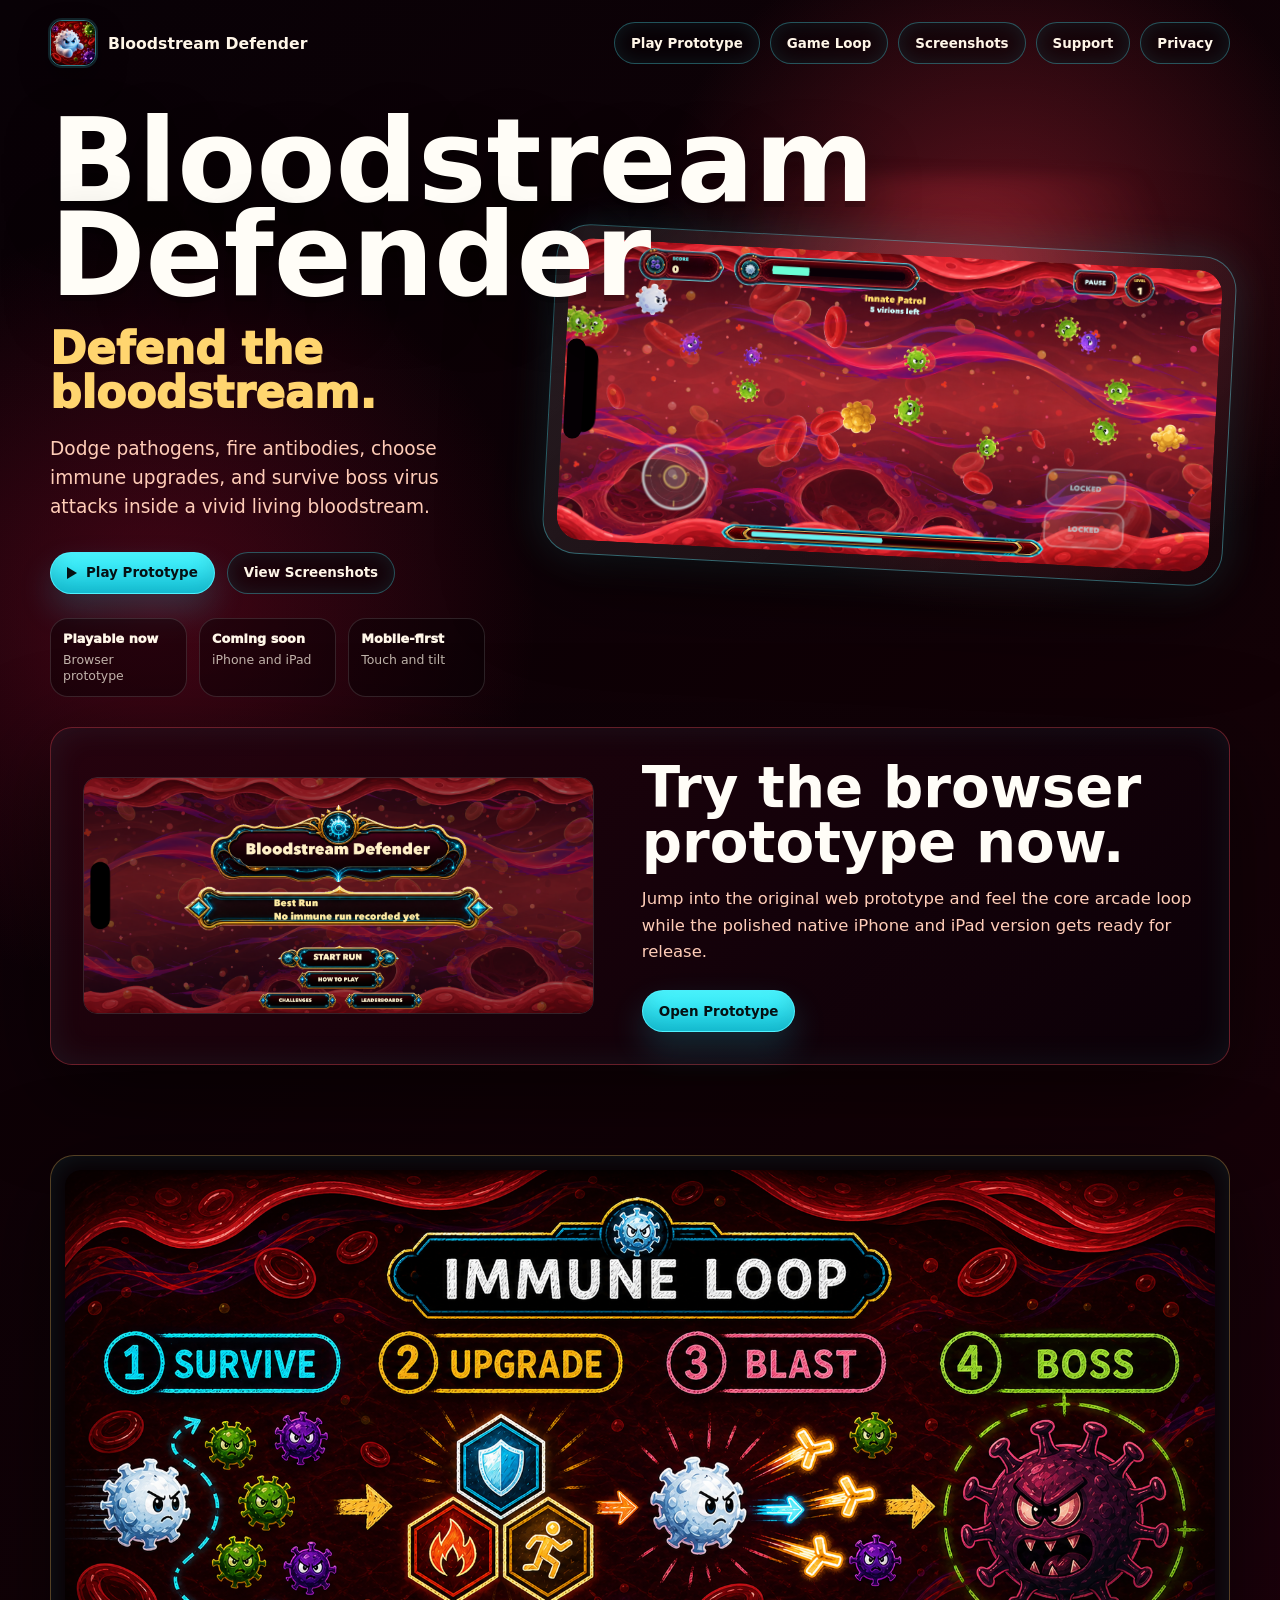
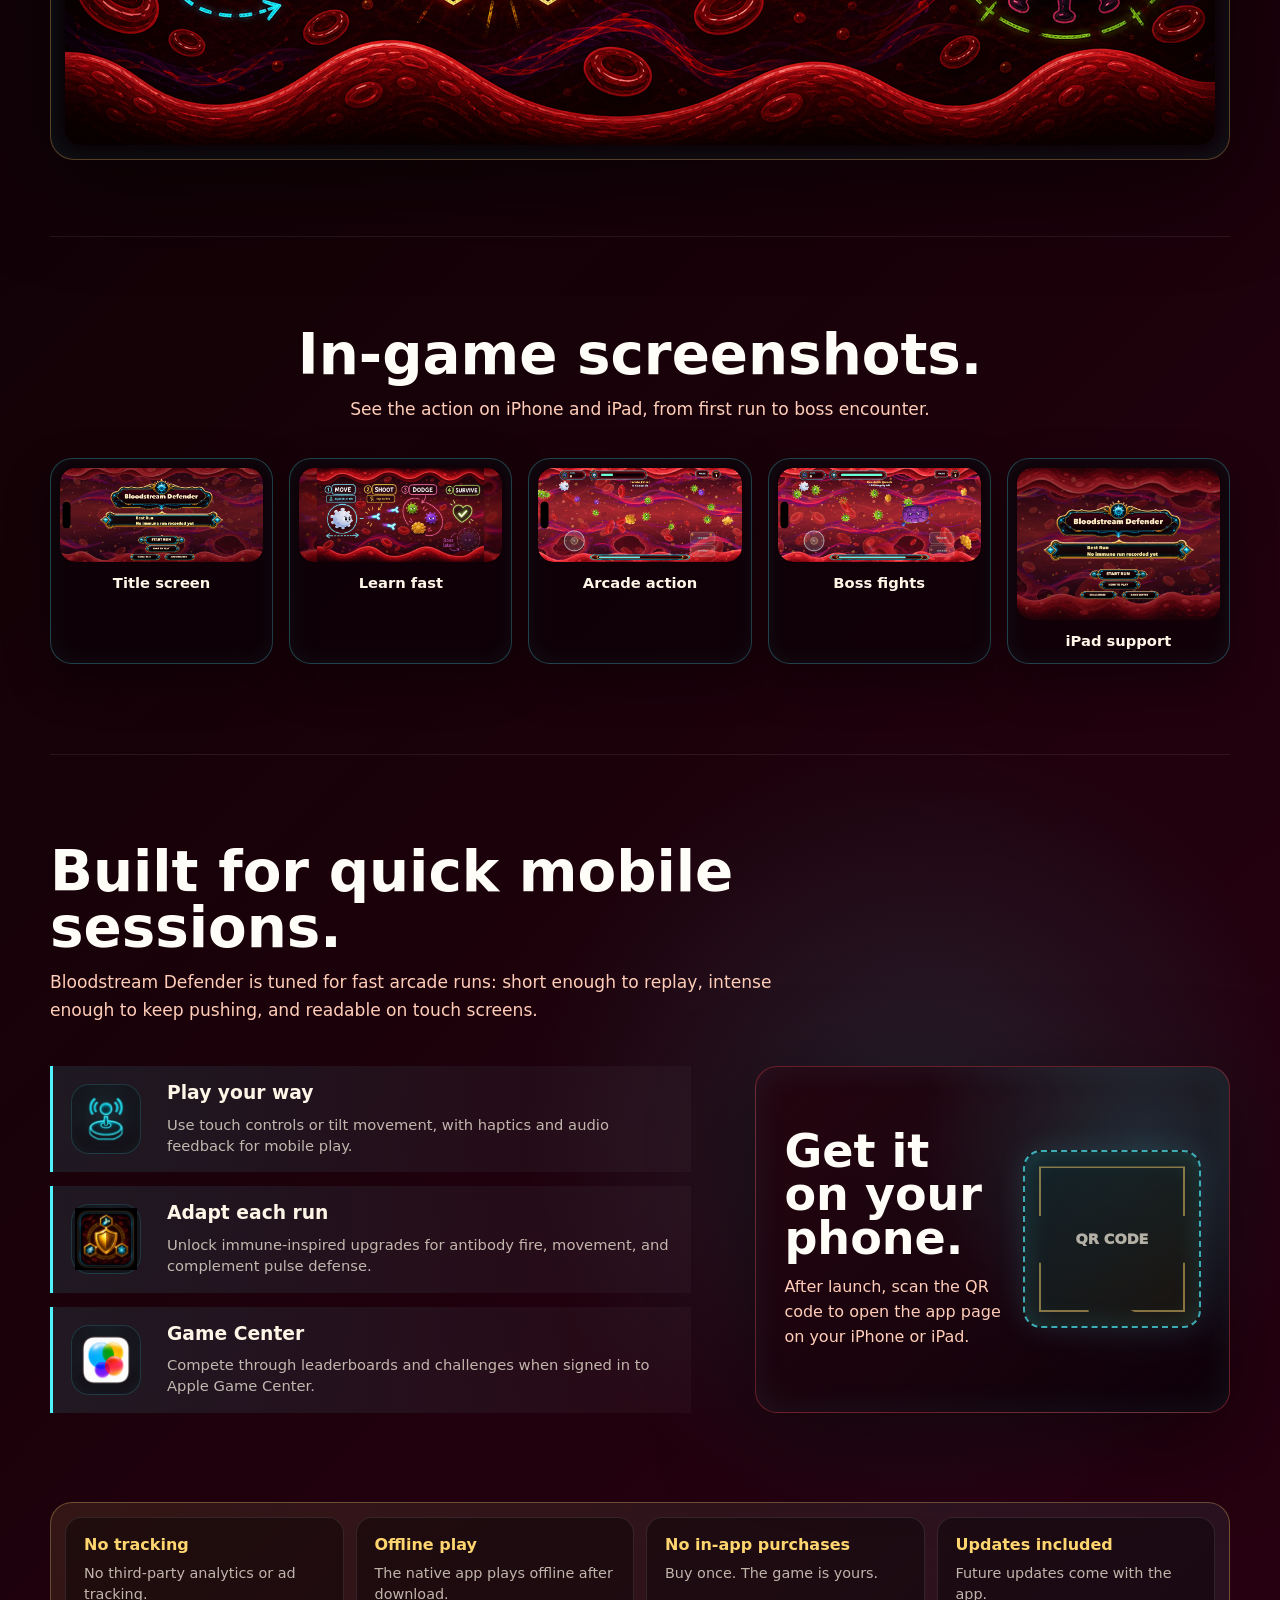
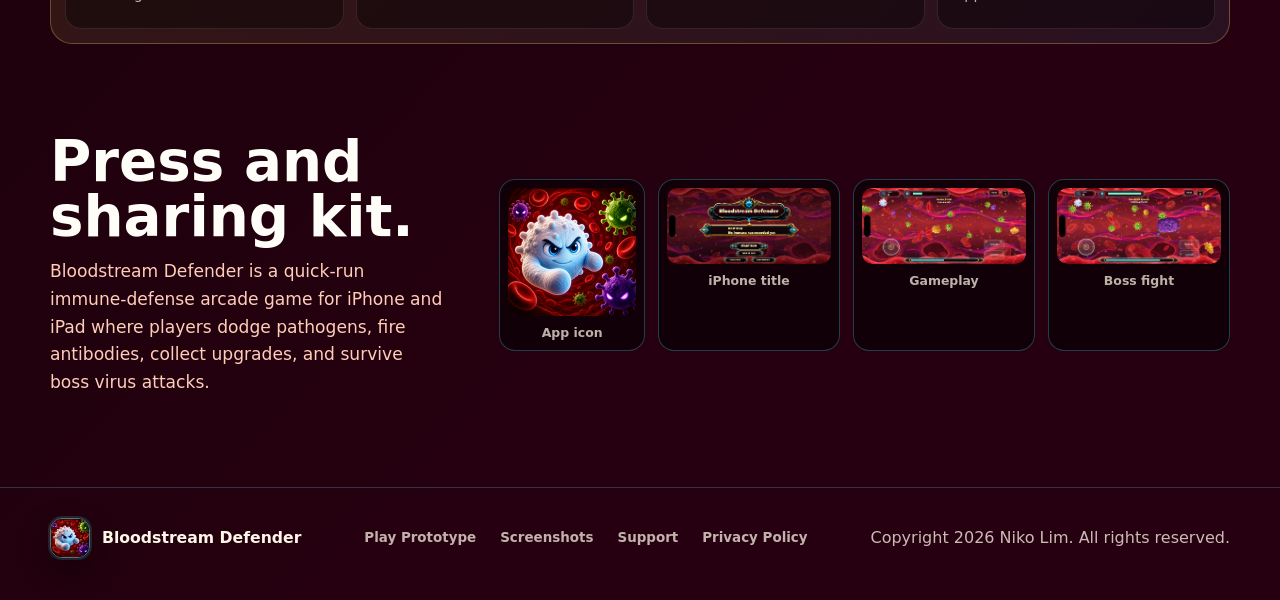
<file: index.html>
<!doctype html>
<html lang="en">
  <head>
    <meta charset="utf-8">
    <meta name="viewport" content="width=device-width, initial-scale=1">
    <meta name="description" content="Bloodstream Defender is a quick-run immune-defense arcade game for iPhone and iPad. Dodge pathogens, fire antibodies, unlock immune upgrades, and fight boss viruses with no tracking or in-app purchases.">
    <meta property="og:title" content="Bloodstream Defender">
    <meta property="og:description" content="A quick-run immune-defense arcade game for iPhone and iPad. Play the browser prototype now.">
    <meta property="og:type" content="website">
    <meta property="og:url" content="https://niko2756.github.io/bloodstream-defender-site/">
    <meta property="og:image" content="https://niko2756.github.io/bloodstream-defender-site/assets/iphone-gameplay.png">
    <meta name="twitter:card" content="summary_large_image">
    <meta name="twitter:title" content="Bloodstream Defender">
    <meta name="twitter:description" content="Defend the bloodstream in a quick-run immune-defense arcade game for iPhone and iPad.">
    <meta name="theme-color" content="#160208">
    <title>Bloodstream Defender</title>
    <link rel="icon" href="assets/app-icon.png?v=20260701">
    <link rel="apple-touch-icon" href="assets/app-icon.png?v=20260701">
    <link rel="stylesheet" href="styles.css">
  </head>
  <body>
    <header class="site-shell topbar">
      <a class="brand" href="./" aria-label="Bloodstream Defender home">
        <img src="assets/app-icon.png?v=20260701" alt="">
        <span>Bloodstream Defender</span>
      </a>
      <nav class="nav" aria-label="Main navigation">
        <a href="https://humble-marvel-dx2j.here.now/" target="_blank" rel="noopener">Play Prototype</a>
        <a href="#loop">Game Loop</a>
        <a href="#screenshots">Screenshots</a>
        <a href="support/">Support</a>
        <a href="privacy/">Privacy</a>
      </nav>
    </header>

    <main>
      <section class="site-shell hero">
        <div class="hero-copy">
          <h1>Bloodstream Defender</h1>
          <p class="hero-line">Defend the bloodstream.</p>
          <p>
            Dodge pathogens, fire antibodies, choose immune upgrades, and survive boss virus attacks inside a vivid living bloodstream.
          </p>
          <div class="hero-actions" aria-label="Primary links">
            <a class="button primary" href="https://humble-marvel-dx2j.here.now/" target="_blank" rel="noopener">
              <span class="button-icon" aria-hidden="true"></span>
              Play Prototype
            </a>
            <a class="button" href="#screenshots">View Screenshots</a>
          </div>
          <dl class="hero-facts" aria-label="Release status">
            <div>
              <dt>Playable now</dt>
              <dd>Browser prototype</dd>
            </div>
            <div>
              <dt>Coming soon</dt>
              <dd>iPhone and iPad</dd>
            </div>
            <div>
              <dt>Mobile-first</dt>
              <dd>Touch and tilt</dd>
            </div>
          </dl>
        </div>
        <div class="hero-media" aria-label="Bloodstream Defender gameplay screenshot">
          <div class="phone-frame">
            <a class="media-link" href="assets/iphone-gameplay.png" target="_blank" rel="noopener" aria-label="Open Bloodstream Defender gameplay screenshot full size">
              <img src="assets/iphone-gameplay.png" alt="Bloodstream Defender gameplay with a white blood cell firing antibodies at pathogens">
            </a>
          </div>
        </div>
      </section>

      <section class="site-shell prototype-band" aria-labelledby="prototypeTitle">
        <a class="media-link" href="assets/iphone-title.png" target="_blank" rel="noopener" aria-label="Open Bloodstream Defender title screen full size">
          <img src="assets/iphone-title.png" alt="Bloodstream Defender title screen">
        </a>
        <div>
          <h2 id="prototypeTitle">Try the browser prototype now.</h2>
          <p>
            Jump into the original web prototype and feel the core arcade loop while the polished native iPhone and iPad version gets ready for release.
          </p>
          <a class="button primary" href="https://humble-marvel-dx2j.here.now/" target="_blank" rel="noopener">Open Prototype</a>
        </div>
      </section>

      <section id="loop" class="site-shell section loop-section">
        <h2 class="sr-only">The immune-defense loop.</h2>
        <figure class="loop-art">
          <a class="media-link" href="assets/immune-defense-loop-kids.png" target="_blank" rel="noopener" aria-label="Open immune-defense loop art full size">
            <img src="assets/immune-defense-loop-kids.png" alt="The immune-defense loop: survive, upgrade, blast, and face the boss.">
          </a>
          <figcaption class="sr-only">Survive waves, choose upgrades, blast pathogens, and face boss viruses.</figcaption>
        </figure>
        <p class="sr-only">Gameplay loop: survive waves, choose upgrades, get stronger, and defeat boss viruses.</p>
      </section>

      <section id="screenshots" class="site-shell section screenshots-section">
        <div class="section-heading">
          <h2>In-game screenshots.</h2>
          <p>See the action on iPhone and iPad, from first run to boss encounter.</p>
        </div>
        <div class="shot-rail" aria-label="Bloodstream Defender screenshots">
          <figure class="shot">
            <a class="media-link" href="assets/iphone-title.png" target="_blank" rel="noopener" aria-label="Open Bloodstream Defender iPhone title screen full size">
              <img src="assets/iphone-title.png" alt="Bloodstream Defender iPhone title screen">
            </a>
            <figcaption>Title screen</figcaption>
          </figure>
          <figure class="shot">
            <a class="media-link" href="assets/iphone-how-to.png" target="_blank" rel="noopener" aria-label="Open How to play screenshot full size">
              <img src="assets/iphone-how-to.png" alt="How to play screen showing move, shoot, dodge, and survive instructions">
            </a>
            <figcaption>Learn fast</figcaption>
          </figure>
          <figure class="shot">
            <a class="media-link" href="assets/iphone-gameplay.png" target="_blank" rel="noopener" aria-label="Open Bloodstream Defender gameplay screenshot full size">
              <img src="assets/iphone-gameplay.png" alt="Gameplay screen with white blood cell, pathogens, and antibody projectiles">
            </a>
            <figcaption>Arcade action</figcaption>
          </figure>
          <figure class="shot">
            <a class="media-link" href="assets/iphone-boss.png" target="_blank" rel="noopener" aria-label="Open Bloodstream Defender boss fight screenshot full size">
              <img src="assets/iphone-boss.png" alt="Boss encounter gameplay screenshot">
            </a>
            <figcaption>Boss fights</figcaption>
          </figure>
          <figure class="shot shot--ipad">
            <a class="media-link" href="assets/ipad-title.png" target="_blank" rel="noopener" aria-label="Open Bloodstream Defender iPad title screen full size">
              <img src="assets/ipad-title.png" alt="Bloodstream Defender iPad title screen">
            </a>
            <figcaption>iPad support</figcaption>
          </figure>
        </div>
      </section>

      <section class="site-shell section mobile-section" aria-labelledby="mobileTitle">
        <div class="mobile-copy">
          <h2 id="mobileTitle">Built for quick mobile sessions.</h2>
          <p>
            Bloodstream Defender is tuned for fast arcade runs: short enough to replay, intense enough to keep pushing, and readable on touch screens.
          </p>
        </div>
        <div class="mobile-layout">
          <div class="feature-list">
            <article class="feature">
              <span class="feature-icon" aria-hidden="true">
                <img src="assets/feature-icon-play.png" alt="" width="104" height="104" loading="lazy">
              </span>
              <div class="feature-copy">
                <h3>Play your way</h3>
                <p>Use touch controls or tilt movement, with haptics and audio feedback for mobile play.</p>
              </div>
            </article>
            <article class="feature">
              <span class="feature-icon" aria-hidden="true">
                <img src="assets/feature-icon-adapt.png" alt="" width="104" height="104" loading="lazy">
              </span>
              <div class="feature-copy">
                <h3>Adapt each run</h3>
                <p>Unlock immune-inspired upgrades for antibody fire, movement, and complement pulse defense.</p>
              </div>
            </article>
            <article class="feature">
              <span class="feature-icon" aria-hidden="true">
                <img src="assets/feature-icon-gamecenter.png" alt="" width="104" height="104" loading="lazy">
              </span>
              <div class="feature-copy">
                <h3>Game Center</h3>
                <p>Compete through leaderboards and challenges when signed in to Apple Game Center.</p>
              </div>
            </article>
          </div>
          <aside class="qr-panel" aria-labelledby="qrTitle">
            <div>
              <h3 id="qrTitle">Get it on your phone.</h3>
              <p>After launch, scan the QR code to open the app page on your iPhone or iPad.</p>
            </div>
            <div class="qr-placeholder" aria-label="QR code placeholder">
              <span>QR code</span>
            </div>
          </aside>
        </div>
      </section>

      <section class="site-shell trust-strip" aria-label="App trust and ownership details">
        <div>
          <strong>No tracking</strong>
          <span>No third-party analytics or ad tracking.</span>
        </div>
        <div>
          <strong>Offline play</strong>
          <span>The native app plays offline after download.</span>
        </div>
        <div>
          <strong>No in-app purchases</strong>
          <span>Buy once. The game is yours.</span>
        </div>
        <div>
          <strong>Updates included</strong>
          <span>Future updates come with the app.</span>
        </div>
      </section>

      <section class="site-shell section press-section">
        <div class="press-copy">
          <h2>Press and sharing kit.</h2>
          <p>
            Bloodstream Defender is a quick-run immune-defense arcade game for iPhone and iPad where players dodge pathogens, fire antibodies, collect upgrades, and survive boss virus attacks.
          </p>
        </div>
        <div class="asset-strip" aria-label="Available marketing assets">
          <figure>
            <a class="media-link" href="assets/app-icon.png?v=20260701" target="_blank" rel="noopener" aria-label="Open Bloodstream Defender app icon full size">
              <img src="assets/app-icon.png?v=20260701" alt="Bloodstream Defender app icon">
            </a>
            <figcaption>App icon</figcaption>
          </figure>
          <figure>
            <a class="media-link" href="assets/iphone-title.png" target="_blank" rel="noopener" aria-label="Open Bloodstream Defender title screenshot full size">
              <img src="assets/iphone-title.png" alt="Bloodstream Defender title screenshot">
            </a>
            <figcaption>iPhone title</figcaption>
          </figure>
          <figure>
            <a class="media-link" href="assets/iphone-gameplay.png" target="_blank" rel="noopener" aria-label="Open Bloodstream Defender gameplay screenshot full size">
              <img src="assets/iphone-gameplay.png" alt="Bloodstream Defender gameplay screenshot">
            </a>
            <figcaption>Gameplay</figcaption>
          </figure>
          <figure>
            <a class="media-link" href="assets/iphone-boss.png" target="_blank" rel="noopener" aria-label="Open Bloodstream Defender boss fight screenshot full size">
              <img src="assets/iphone-boss.png" alt="Bloodstream Defender boss fight screenshot">
            </a>
            <figcaption>Boss fight</figcaption>
          </figure>
        </div>
      </section>
    </main>

    <footer class="footer">
      <div class="site-shell">
        <a class="brand brand--footer" href="./" aria-label="Bloodstream Defender home">
          <img src="assets/app-icon.png?v=20260701" alt="">
          <span>Bloodstream Defender</span>
        </a>
        <nav class="footer-nav" aria-label="Footer navigation">
          <a href="https://humble-marvel-dx2j.here.now/" target="_blank" rel="noopener">Play Prototype</a>
          <a href="#screenshots">Screenshots</a>
          <a href="support/">Support</a>
          <a href="privacy/">Privacy Policy</a>
        </nav>
        <span>Copyright 2026 Niko Lim. All rights reserved.</span>
      </div>
    </footer>
  </body>
</html>
</file>
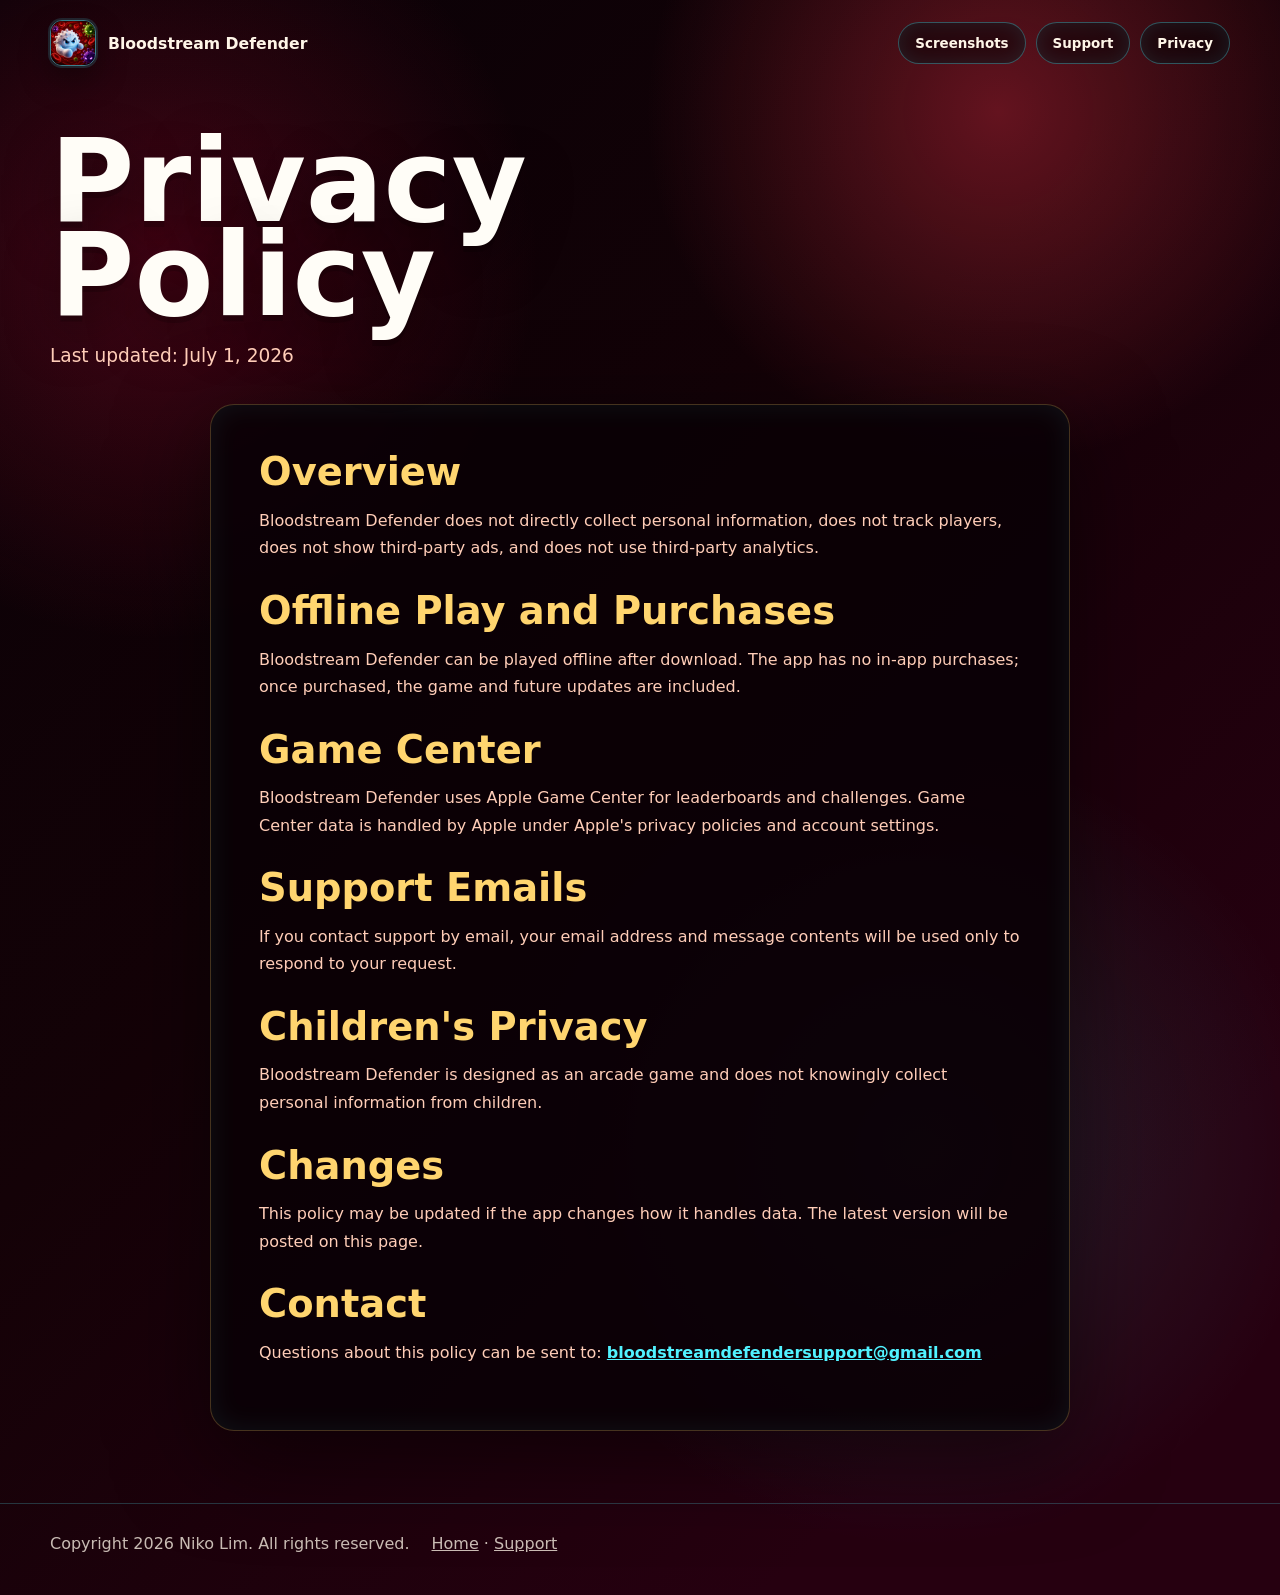
<file: privacy/index.html>
<!doctype html>
<html lang="en">
  <head>
    <meta charset="utf-8">
    <meta name="viewport" content="width=device-width, initial-scale=1">
    <meta name="description" content="Privacy policy for Bloodstream Defender.">
    <title>Privacy Policy | Bloodstream Defender</title>
    <link rel="icon" href="../assets/app-icon.png?v=20260701">
    <link rel="stylesheet" href="../styles.css">
  </head>
  <body>
    <header class="site-shell topbar">
      <a class="brand" href="../" aria-label="Bloodstream Defender home">
        <img src="../assets/app-icon.png?v=20260701" alt="">
        <span>Bloodstream Defender</span>
      </a>
      <nav class="nav" aria-label="Main navigation">
        <a href="../#screenshots">Screenshots</a>
        <a href="../support/">Support</a>
        <a href="./">Privacy</a>
      </nav>
    </header>

    <main class="site-shell page-hero">
      <h1>Privacy Policy</h1>
      <p>Last updated: July 1, 2026</p>
    </main>

    <section class="content-card">
      <h2>Overview</h2>
      <p>
        Bloodstream Defender does not directly collect personal information, does not track players, does not show third-party ads, and does not use third-party analytics.
      </p>

      <h2>Offline Play and Purchases</h2>
      <p>
        Bloodstream Defender can be played offline after download. The app has no in-app purchases; once purchased, the game and future updates are included.
      </p>

      <h2>Game Center</h2>
      <p>
        Bloodstream Defender uses Apple Game Center for leaderboards and challenges. Game Center data is handled by Apple under Apple's privacy policies and account settings.
      </p>

      <h2>Support Emails</h2>
      <p>
        If you contact support by email, your email address and message contents will be used only to respond to your request.
      </p>

      <h2>Children's Privacy</h2>
      <p>
        Bloodstream Defender is designed as an arcade game and does not knowingly collect personal information from children.
      </p>

      <h2>Changes</h2>
      <p>
        This policy may be updated if the app changes how it handles data. The latest version will be posted on this page.
      </p>

      <h2>Contact</h2>
      <p>
        Questions about this policy can be sent to:
        <strong><a href="mailto:bloodstreamdefendersupport@gmail.com">bloodstreamdefendersupport@gmail.com</a></strong>
      </p>
    </section>

    <footer class="footer">
      <div class="site-shell">
        <span>Copyright 2026 Niko Lim. All rights reserved.</span>
        <span><a href="../">Home</a> · <a href="../support/">Support</a></span>
      </div>
    </footer>
  </body>
</html>
</file>
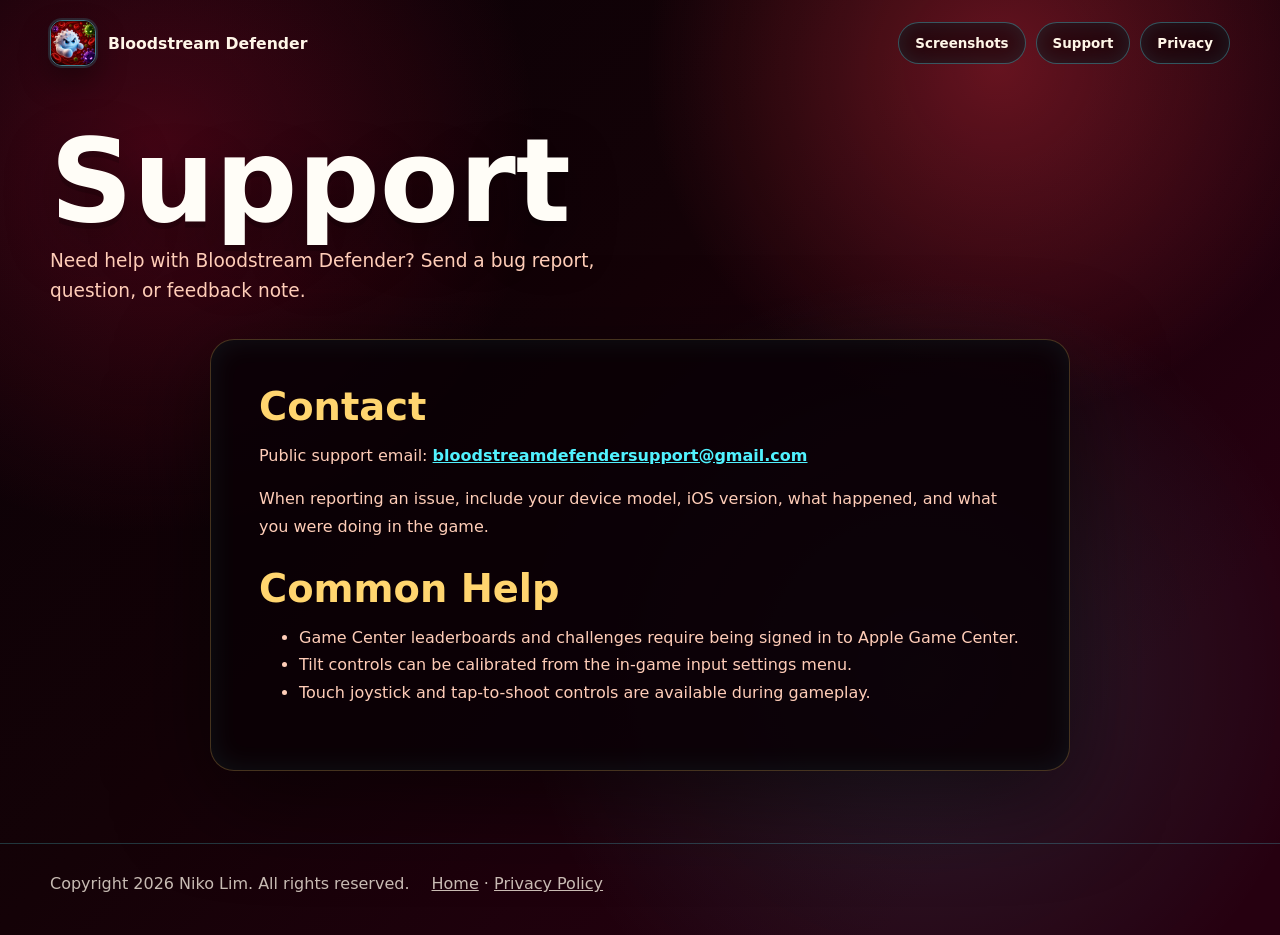
<file: support/index.html>
<!doctype html>
<html lang="en">
  <head>
    <meta charset="utf-8">
    <meta name="viewport" content="width=device-width, initial-scale=1">
    <meta name="description" content="Support page for Bloodstream Defender.">
    <title>Support | Bloodstream Defender</title>
    <link rel="icon" href="../assets/app-icon.png?v=20260701">
    <link rel="stylesheet" href="../styles.css">
  </head>
  <body>
    <header class="site-shell topbar">
      <a class="brand" href="../" aria-label="Bloodstream Defender home">
        <img src="../assets/app-icon.png?v=20260701" alt="">
        <span>Bloodstream Defender</span>
      </a>
      <nav class="nav" aria-label="Main navigation">
        <a href="../#screenshots">Screenshots</a>
        <a href="./">Support</a>
        <a href="../privacy/">Privacy</a>
      </nav>
    </header>

    <main class="site-shell page-hero">
      <h1>Support</h1>
      <p>Need help with Bloodstream Defender? Send a bug report, question, or feedback note.</p>
    </main>

    <section class="content-card">
      <h2>Contact</h2>
      <p>
        Public support email:
        <strong><a href="mailto:bloodstreamdefendersupport@gmail.com">bloodstreamdefendersupport@gmail.com</a></strong>
      </p>
      <p>
        When reporting an issue, include your device model, iOS version, what happened, and what you were doing in the game.
      </p>

      <h2>Common Help</h2>
      <ul>
        <li>Game Center leaderboards and challenges require being signed in to Apple Game Center.</li>
        <li>Tilt controls can be calibrated from the in-game input settings menu.</li>
        <li>Touch joystick and tap-to-shoot controls are available during gameplay.</li>
      </ul>
    </section>

    <footer class="footer">
      <div class="site-shell">
        <span>Copyright 2026 Niko Lim. All rights reserved.</span>
        <span><a href="../">Home</a> · <a href="../privacy/">Privacy Policy</a></span>
      </div>
    </footer>
  </body>
</html>
</file>
<file: styles.css>
:root {
  color-scheme: dark;
  --ink: #fff6e8;
  --muted: #ffcdb8;
  --muted-2: rgba(255, 246, 232, 0.72);
  --cyan: #51f2ff;
  --cyan-strong: #13d7ef;
  --cyan-soft: rgba(81, 242, 255, 0.16);
  --gold: #ffd56f;
  --gold-soft: rgba(255, 213, 111, 0.16);
  --red-950: #080106;
  --red-900: #140207;
  --red-850: #21040c;
  --red-800: #340713;
  --red-700: #5d1024;
  --panel: rgba(18, 2, 9, 0.72);
  --panel-strong: rgba(10, 1, 6, 0.9);
  --line: rgba(81, 242, 255, 0.34);
  --line-red: rgba(255, 86, 100, 0.34);
  --shadow: 0 26px 92px rgba(0, 0, 0, 0.52);
  --radius: 22px;
}

* {
  box-sizing: border-box;
}

html {
  min-height: 100%;
  scroll-behavior: smooth;
  background: var(--red-950);
  color: var(--ink);
  font-family: Inter, ui-rounded, "SF Pro Rounded", "Trebuchet MS", system-ui, -apple-system, BlinkMacSystemFont, sans-serif;
}

body {
  min-height: 100%;
  margin: 0;
  overflow-x: hidden;
  background:
    radial-gradient(circle at 78% 7%, rgba(255, 53, 76, 0.34), transparent 22rem),
    radial-gradient(circle at 12% 16%, rgba(194, 15, 56, 0.3), transparent 24rem),
    radial-gradient(circle at 72% 72%, rgba(81, 242, 255, 0.13), transparent 25rem),
    linear-gradient(135deg, var(--red-950), var(--red-900) 42%, #260010 82%);
}

body::before {
  position: fixed;
  inset: -14vh -10vw;
  z-index: -2;
  content: "";
  background-image:
    radial-gradient(ellipse at center, rgba(255, 91, 62, 0.24) 0 22%, transparent 23%),
    radial-gradient(ellipse at center, rgba(255, 179, 75, 0.14) 0 18%, transparent 19%);
  background-position: 20px 30px, 108px 82px;
  background-size: 210px 96px, 96px 96px;
  opacity: 0.22;
  transform: rotate(-10deg) scale(1.08);
}

body::after {
  position: fixed;
  inset: 0;
  z-index: -1;
  content: "";
  background:
    linear-gradient(90deg, rgba(255, 45, 79, 0.32), transparent 16%, transparent 84%, rgba(255, 45, 79, 0.28)),
    linear-gradient(180deg, rgba(255, 64, 82, 0.28), transparent 22%, transparent 78%, rgba(255, 64, 82, 0.24)),
    radial-gradient(circle at 50% 0%, rgba(255, 255, 255, 0.06), transparent 28rem);
  pointer-events: none;
}

a {
  color: inherit;
}

img {
  max-width: 100%;
}

.media-link {
  position: relative;
  display: block;
  overflow: hidden;
  border-radius: inherit;
  color: var(--cyan);
  text-decoration: none;
  outline-offset: 5px;
}

.media-link img {
  transition:
    filter 180ms ease,
    transform 180ms ease;
}

.media-link::before {
  position: absolute;
  inset: 0;
  z-index: 1;
  content: "";
  background:
    linear-gradient(135deg, rgba(81, 242, 255, 0.18), transparent 48%),
    radial-gradient(circle at 85% 18%, rgba(255, 213, 111, 0.18), transparent 8rem);
  opacity: 0;
  pointer-events: none;
  transition: opacity 180ms ease;
}

.media-link::after {
  position: absolute;
  top: 10px;
  right: 10px;
  z-index: 2;
  width: 30px;
  height: 30px;
  content: "";
  border: 1px solid rgba(81, 242, 255, 0.72);
  border-radius: 50%;
  background:
    radial-gradient(circle at 12px 12px, transparent 0 6px, currentColor 6px 8px, transparent 8px),
    linear-gradient(45deg, transparent 0 57%, currentColor 57% 64%, transparent 64%),
    rgba(6, 0, 6, 0.72);
  box-shadow: 0 0 18px rgba(81, 242, 255, 0.28);
  opacity: 0;
  pointer-events: none;
  transform: translateY(-4px);
  transition:
    opacity 180ms ease,
    transform 180ms ease;
}

.media-link:hover img,
.media-link:focus-visible img {
  filter: saturate(1.08) brightness(1.05);
  transform: scale(1.025);
}

.media-link:hover::before,
.media-link:hover::after,
.media-link:focus-visible::before,
.media-link:focus-visible::after {
  opacity: 1;
  transform: none;
}

.media-link:focus-visible {
  outline: 2px solid var(--cyan);
}

.sr-only {
  position: absolute !important;
  width: 1px !important;
  height: 1px !important;
  padding: 0 !important;
  overflow: hidden !important;
  clip: rect(0, 0, 0, 0) !important;
  white-space: nowrap !important;
  border: 0 !important;
}

.site-shell {
  width: min(1180px, calc(100% - 40px));
  margin: 0 auto;
}

.topbar {
  display: flex;
  align-items: center;
  justify-content: space-between;
  gap: 26px;
  padding: 20px 0 10px;
}

.brand {
  display: inline-flex;
  align-items: center;
  gap: 12px;
  color: var(--ink);
  font-size: 0.98rem;
  font-weight: 900;
  text-decoration: none;
  white-space: nowrap;
}

.brand img {
  width: 46px;
  height: 46px;
  border: 1px solid rgba(81, 242, 255, 0.52);
  border-radius: 12px;
  box-shadow: 0 0 0 2px rgba(81, 242, 255, 0.14), 0 14px 30px rgba(0, 0, 0, 0.38);
}

.brand--footer img {
  width: 40px;
  height: 40px;
}

.nav,
.footer-nav {
  display: flex;
  align-items: center;
  flex-wrap: wrap;
  gap: 10px;
}

.nav a,
.footer-nav a,
.button {
  display: inline-flex;
  align-items: center;
  justify-content: center;
  min-height: 42px;
  border: 1px solid var(--line);
  border-radius: 999px;
  background: rgba(8, 0, 6, 0.54);
  color: var(--ink);
  box-shadow: inset 0 0 20px rgba(81, 242, 255, 0.1);
  font-size: 0.84rem;
  font-weight: 850;
  letter-spacing: 0;
  padding: 10px 16px;
  text-decoration: none;
  transition:
    border-color 180ms ease,
    box-shadow 180ms ease,
    transform 180ms ease,
    background 180ms ease;
}

.nav a:hover,
.footer-nav a:hover,
.button:hover {
  border-color: rgba(81, 242, 255, 0.72);
  box-shadow: inset 0 0 22px rgba(81, 242, 255, 0.16), 0 0 26px rgba(81, 242, 255, 0.12);
  transform: translateY(-1px);
}

.button.primary {
  border-color: rgba(81, 242, 255, 0.88);
  background: linear-gradient(180deg, #4af6ff, #18cfe5);
  color: #061013;
  box-shadow: 0 16px 34px rgba(28, 222, 239, 0.2), inset 0 -10px 22px rgba(0, 67, 80, 0.18);
}

.button-icon {
  width: 0;
  height: 0;
  margin-right: 9px;
  border-top: 6px solid transparent;
  border-bottom: 6px solid transparent;
  border-left: 10px solid currentColor;
}

.hero {
  display: grid;
  grid-template-columns: minmax(0, 0.78fr) minmax(440px, 1.22fr);
  align-items: center;
  gap: clamp(30px, 5vw, 68px);
  min-height: auto;
  padding: 38px 0 30px;
}

.hero-copy {
  position: relative;
  z-index: 1;
}

.hero h1,
.page-hero h1 {
  max-width: 820px;
  margin: 0;
  color: #fffdf7;
  font-size: clamp(4rem, 9vw, 8.7rem);
  line-height: 0.82;
  letter-spacing: 0;
  text-shadow: 0 6px 0 rgba(0, 0, 0, 0.16), 0 20px 54px rgba(0, 0, 0, 0.42);
}

.hero-line {
  margin: 24px 0 0;
  color: var(--gold);
  font-size: clamp(1.55rem, 3.4vw, 3rem);
  font-weight: 950;
  line-height: 1.02;
}

.hero p:not(.hero-line),
.page-hero p {
  max-width: 620px;
  margin: 18px 0 0;
  color: var(--muted);
  font-size: clamp(1.03rem, 1.45vw, 1.22rem);
  line-height: 1.58;
}

.hero-actions {
  display: flex;
  flex-wrap: wrap;
  gap: 12px;
  margin-top: 30px;
}

.hero-facts {
  display: grid;
  grid-template-columns: repeat(3, minmax(0, 1fr));
  gap: 12px;
  max-width: 680px;
  margin: 24px 0 0;
}

.hero-facts div {
  min-height: 68px;
  border: 1px solid rgba(255, 255, 255, 0.13);
  border-radius: 18px;
  background: rgba(4, 0, 4, 0.42);
  padding: 12px;
}

.hero-facts dt {
  color: var(--ink);
  font-size: 0.8rem;
  font-weight: 950;
}

.hero-facts dd {
  margin: 6px 0 0;
  color: var(--muted-2);
  font-size: 0.78rem;
  line-height: 1.28;
}

.hero-media {
  position: relative;
  min-width: 0;
}

.hero-media::before {
  position: absolute;
  inset: -20% -8% auto 10%;
  height: 70%;
  content: "";
  border-radius: 999px;
  background: radial-gradient(circle, rgba(255, 63, 77, 0.32), transparent 64%);
  filter: blur(8px);
}

.phone-frame {
  position: relative;
  overflow: hidden;
  border: 1px solid rgba(81, 242, 255, 0.36);
  border-radius: 34px;
  background: linear-gradient(135deg, rgba(255, 255, 255, 0.11), rgba(255, 255, 255, 0.02));
  box-shadow: var(--shadow), 0 0 42px rgba(81, 242, 255, 0.16);
  padding: 13px;
  transform: rotate(3deg);
}

.phone-frame::before {
  position: absolute;
  top: 50%;
  left: 15px;
  z-index: 2;
  width: 18px;
  height: 100px;
  content: "";
  border-radius: 999px;
  background: #050004;
  pointer-events: none;
  transform: translateY(-50%);
}

.phone-frame img {
  position: relative;
  z-index: 1;
  display: block;
  width: 100%;
  border-radius: 24px;
}

.phone-frame .media-link {
  border-radius: 24px;
}

.prototype-band,
.phone-band {
  display: grid;
  align-items: center;
  gap: clamp(22px, 4vw, 48px);
  border: 1px solid var(--line-red);
  border-radius: var(--radius);
  background: linear-gradient(135deg, rgba(37, 3, 14, 0.86), rgba(10, 1, 8, 0.84));
  box-shadow: var(--shadow), inset 0 0 34px rgba(81, 242, 255, 0.08);
  padding: clamp(18px, 3vw, 32px);
}

.prototype-band {
  grid-template-columns: minmax(280px, 0.92fr) minmax(260px, 1fr);
}

.prototype-band img {
  display: block;
  width: 100%;
  border: 1px solid rgba(255, 255, 255, 0.13);
  border-radius: 14px;
}

.prototype-band .media-link {
  border-radius: 14px;
}

.prototype-band h2,
.phone-band h2,
.section h2,
.content-card h2 {
  margin: 0;
  color: #fffdf7;
  font-size: clamp(2rem, 4.4vw, 3.9rem);
  line-height: 0.98;
  letter-spacing: 0;
}

.prototype-band p,
.phone-band p {
  max-width: 640px;
  margin: 16px 0 24px;
  color: var(--muted);
  font-size: 1.03rem;
  line-height: 1.62;
}

.section {
  padding: clamp(54px, 7vw, 92px) 0;
}

.section-heading {
  max-width: 780px;
  margin: 0 auto 34px;
  text-align: center;
}

.section-heading p,
.mobile-copy p,
.press-copy p {
  margin: 14px 0 0;
  color: var(--muted);
  font-size: 1.07rem;
  line-height: 1.62;
}

.loop-section {
  padding-bottom: clamp(46px, 6vw, 78px);
}

.loop-art {
  overflow: hidden;
  margin: 0;
  border: 1px solid rgba(255, 213, 111, 0.3);
  border-radius: 24px;
  background: rgba(7, 0, 5, 0.62);
  box-shadow: var(--shadow), inset 0 0 28px rgba(81, 242, 255, 0.1);
  padding: clamp(8px, 1.6vw, 14px);
}

.loop-art img {
  display: block;
  width: 100%;
  border-radius: 16px;
}

.loop-art .media-link {
  border-radius: 16px;
}

.feature h3,
.asset-strip figcaption,
.shot figcaption {
  margin: 0;
  color: var(--ink);
  font-weight: 900;
  line-height: 1.15;
}

.feature p {
  margin: 10px 0 0;
  color: var(--muted-2);
  font-size: 0.92rem;
  line-height: 1.45;
}

.screenshots-section {
  border-top: 1px solid rgba(255, 255, 255, 0.08);
  border-bottom: 1px solid rgba(255, 255, 255, 0.08);
}

.shot-rail {
  display: grid;
  grid-template-columns: repeat(5, minmax(190px, 1fr));
  gap: 16px;
  align-items: stretch;
}

.shot {
  overflow: hidden;
  margin: 0;
  border: 1px solid rgba(81, 242, 255, 0.27);
  border-radius: var(--radius);
  background: rgba(11, 1, 7, 0.62);
  box-shadow: 0 18px 46px rgba(0, 0, 0, 0.32), inset 0 0 22px rgba(81, 242, 255, 0.06);
  padding: 9px;
}

.shot img {
  display: block;
  width: 100%;
  aspect-ratio: 2778 / 1284;
  object-fit: cover;
  border-radius: 15px;
}

.shot--ipad img {
  aspect-ratio: 4 / 3;
}

.shot .media-link {
  border-radius: 15px;
}

.shot figcaption {
  padding: 13px 5px 4px;
  font-size: 0.92rem;
  text-align: center;
}

.mobile-section {
  display: grid;
  gap: clamp(26px, 4vw, 42px);
}

.mobile-copy {
  max-width: 780px;
}

.mobile-layout {
  display: grid;
  grid-template-columns: minmax(0, 1fr) minmax(310px, 0.74fr);
  gap: clamp(28px, 5vw, 64px);
  align-items: stretch;
}

.feature-list {
  display: grid;
  gap: 14px;
}

.feature {
  display: grid;
  grid-template-columns: 78px minmax(0, 1fr);
  gap: 18px;
  align-items: center;
  border-left: 3px solid var(--cyan);
  background: linear-gradient(90deg, rgba(81, 242, 255, 0.1), rgba(255, 255, 255, 0.03));
  padding: 16px 22px 16px 18px;
}

.feature-icon {
  display: grid;
  width: 70px;
  aspect-ratio: 1;
  place-items: center;
  border: 1px solid rgba(81, 242, 255, 0.18);
  border-radius: 18px;
  background:
    radial-gradient(circle at 50% 42%, rgba(81, 242, 255, 0.12), transparent 70%),
    rgba(3, 0, 4, 0.38);
  box-shadow: inset 0 0 18px rgba(81, 242, 255, 0.07);
}

.feature-icon img {
  display: block;
  width: 62px;
  height: 62px;
  object-fit: contain;
}

.qr-panel {
  display: grid;
  grid-template-columns: minmax(0, 1fr) 178px;
  gap: 22px;
  align-items: center;
  min-height: 246px;
  border: 1px solid var(--line-red);
  border-radius: var(--radius);
  background:
    radial-gradient(circle at 82% 22%, rgba(81, 242, 255, 0.16), transparent 14rem),
    linear-gradient(135deg, rgba(37, 3, 14, 0.9), rgba(10, 1, 8, 0.84));
  box-shadow: var(--shadow), inset 0 0 34px rgba(81, 242, 255, 0.08);
  padding: clamp(20px, 3vw, 28px);
}

.qr-panel h3 {
  margin: 0;
  color: #fffdf7;
  font-size: clamp(2rem, 3.6vw, 3.2rem);
  line-height: 0.95;
}

.qr-panel p {
  max-width: 420px;
  margin: 14px 0 0;
  color: var(--muted);
  font-size: 1rem;
  line-height: 1.55;
}

.qr-placeholder {
  position: relative;
  display: grid;
  width: 178px;
  aspect-ratio: 1;
  place-items: center;
  border: 2px dashed rgba(81, 242, 255, 0.68);
  border-radius: 18px;
  background:
    linear-gradient(135deg, rgba(81, 242, 255, 0.12), rgba(255, 213, 111, 0.08)),
    rgba(4, 0, 4, 0.72);
  box-shadow:
    inset 0 0 28px rgba(81, 242, 255, 0.14),
    0 0 30px rgba(81, 242, 255, 0.12);
}

.qr-placeholder::before,
.qr-placeholder::after {
  position: absolute;
  inset: 14px;
  content: "";
  border: 2px solid rgba(255, 213, 111, 0.48);
  pointer-events: none;
}

.qr-placeholder::before {
  clip-path: polygon(0 0, 34% 0, 34% 6px, 6px 6px, 6px 34%, 0 34%, 0 0, 66% 0, 100% 0, 100% 34%, calc(100% - 6px) 34%, calc(100% - 6px) 6px, 66% 6px);
}

.qr-placeholder::after {
  clip-path: polygon(0 66%, 6px 66%, 6px calc(100% - 6px), 34% calc(100% - 6px), 34% 100%, 0 100%, 0 66%, 66% 100%, 100% 100%, 100% 66%, calc(100% - 6px) 66%, calc(100% - 6px) calc(100% - 6px), 66% calc(100% - 6px));
}

.qr-placeholder span {
  color: rgba(255, 246, 232, 0.68);
  font-size: 0.9rem;
  font-weight: 950;
  letter-spacing: 0;
  text-transform: uppercase;
}

.trust-strip {
  display: grid;
  grid-template-columns: repeat(4, minmax(0, 1fr));
  gap: 12px;
  border: 1px solid rgba(255, 213, 111, 0.3);
  border-radius: var(--radius);
  background: linear-gradient(135deg, rgba(255, 213, 111, 0.1), rgba(81, 242, 255, 0.07));
  padding: 14px;
}

.trust-strip div {
  min-height: 112px;
  border: 1px solid rgba(255, 255, 255, 0.1);
  border-radius: 16px;
  background: rgba(5, 0, 4, 0.42);
  padding: 18px;
}

.trust-strip strong {
  display: block;
  color: var(--gold);
  font-size: 1rem;
  line-height: 1.15;
}

.trust-strip span {
  display: block;
  margin-top: 8px;
  color: var(--muted-2);
  font-size: 0.9rem;
  line-height: 1.45;
}

.phone-band {
  grid-template-columns: minmax(240px, 1fr) minmax(260px, 0.74fr) auto;
  margin-top: clamp(48px, 7vw, 88px);
}

.phone-link-card {
  border: 1px solid rgba(81, 242, 255, 0.48);
  border-radius: 18px;
  background:
    linear-gradient(135deg, rgba(81, 242, 255, 0.14), rgba(255, 213, 111, 0.08)),
    rgba(4, 0, 4, 0.72);
  box-shadow: inset 0 0 26px rgba(81, 242, 255, 0.1);
  color: var(--ink);
  padding: 20px;
  word-break: break-word;
}

.phone-link-card span {
  display: block;
  color: var(--cyan);
  font-size: 0.92rem;
  font-weight: 900;
}

.phone-link-card strong {
  display: block;
  margin-top: 7px;
  font-size: clamp(1.12rem, 2.4vw, 1.8rem);
  line-height: 1.05;
}

.press-section {
  display: grid;
  grid-template-columns: minmax(240px, 0.7fr) minmax(0, 1.3fr);
  gap: clamp(24px, 5vw, 56px);
  align-items: center;
}

.asset-strip {
  display: grid;
  grid-template-columns: 0.8fr repeat(3, 1fr);
  gap: 13px;
}

.asset-strip figure {
  overflow: hidden;
  margin: 0;
  border: 1px solid rgba(81, 242, 255, 0.26);
  border-radius: 16px;
  background: rgba(7, 0, 5, 0.62);
  padding: 8px;
}

.asset-strip img {
  display: block;
  width: 100%;
  aspect-ratio: 2778 / 1284;
  object-fit: cover;
  border-radius: 10px;
}

.asset-strip figure:first-child img {
  aspect-ratio: 1;
}

.asset-strip .media-link {
  border-radius: 10px;
}

.asset-strip figcaption {
  padding: 10px 2px 2px;
  color: var(--muted-2);
  font-size: 0.78rem;
  text-align: center;
}

.page-hero {
  padding: 58px 0 34px;
}

.page-hero h1 {
  font-size: clamp(3.8rem, 9vw, 7.4rem);
}

.content-card {
  width: min(860px, calc(100% - 40px));
  margin: 0 auto 72px;
  border: 1px solid rgba(255, 213, 111, 0.24);
  border-radius: 24px;
  background: var(--panel-strong);
  box-shadow: var(--shadow), inset 0 0 28px rgba(81, 242, 255, 0.08);
  padding: clamp(24px, 5vw, 48px);
}

.content-card h2 {
  margin-top: 30px;
  color: var(--gold);
  font-size: clamp(1.6rem, 3vw, 2.4rem);
}

.content-card h2:first-child {
  margin-top: 0;
}

.content-card p,
.content-card li {
  color: var(--muted);
  line-height: 1.72;
}

.content-card a {
  color: var(--cyan);
  font-weight: 850;
}

.footer {
  border-top: 1px solid rgba(81, 242, 255, 0.22);
  color: rgba(255, 246, 232, 0.76);
  padding: 30px 0 42px;
}

.footer .site-shell {
  display: grid;
  grid-template-columns: auto minmax(260px, 1fr) auto;
  gap: 22px;
  align-items: center;
}

.footer-nav {
  justify-content: center;
}

.footer-nav a {
  min-height: auto;
  border: 0;
  background: transparent;
  box-shadow: none;
  color: var(--muted-2);
  padding: 5px 7px;
}

@media (prefers-reduced-motion: reduce) {
  *,
  *::before,
  *::after {
    scroll-behavior: auto !important;
    transition-duration: 0.01ms !important;
  }
}

@media (max-width: 1060px) {
  .hero {
    grid-template-columns: 1fr;
    min-height: auto;
    padding-top: 36px;
  }

  .hero h1 {
    max-width: 720px;
  }

  .hero-media {
    max-width: 820px;
  }

  .shot-rail {
    display: flex;
    overflow-x: auto;
    padding-bottom: 12px;
    scroll-snap-type: x mandatory;
  }

  .shot {
    flex: 0 0 min(74vw, 420px);
    scroll-snap-align: start;
  }

  .trust-strip {
    grid-template-columns: repeat(2, minmax(0, 1fr));
  }

  .press-section,
  .mobile-layout {
    grid-template-columns: 1fr;
  }

  .footer .site-shell {
    grid-template-columns: 1fr;
  }

  .footer-nav {
    justify-content: flex-start;
  }
}

@media (max-width: 760px) {
  .site-shell,
  .content-card {
    width: min(100% - 24px, 1180px);
  }

  .topbar {
    align-items: flex-start;
    flex-direction: column;
  }

  .nav {
    width: 100%;
    flex-wrap: nowrap;
    overflow-x: auto;
    padding-bottom: 4px;
    scrollbar-width: none;
  }

  .nav a {
    flex: 0 0 auto;
    min-width: max-content;
    padding-right: 12px;
    padding-left: 12px;
    text-align: center;
  }

  .nav::-webkit-scrollbar,
  .shot-rail::-webkit-scrollbar {
    display: none;
  }

  .hero {
    gap: 28px;
    padding: 28px 0 44px;
  }

  .hero h1,
  .page-hero h1 {
    font-size: clamp(2.9rem, 13vw, 4rem);
    line-height: 0.9;
  }

  .hero-line {
    font-size: clamp(1.5rem, 8vw, 2.35rem);
  }

  .hero-facts,
  .prototype-band,
  .trust-strip,
  .asset-strip,
  .qr-panel {
    grid-template-columns: 1fr;
  }

  .hero-copy,
  .hero-media,
  .hero-facts,
  .hero-facts div,
  .hero-actions {
    min-width: 0;
    max-width: 100%;
  }

  .phone-frame {
    border-radius: 24px;
    padding: 8px;
    transform: rotate(0deg);
  }

  .phone-frame::before {
    left: 10px;
    width: 10px;
    height: 64px;
  }

  .phone-frame img {
    border-radius: 17px;
  }

  .prototype-band {
    border-radius: 18px;
  }

  .shot {
    flex-basis: 86vw;
  }

  .trust-strip div {
    min-height: 0;
  }

  .qr-placeholder {
    width: min(100%, 220px);
    justify-self: start;
  }

  .feature {
    grid-template-columns: 64px minmax(0, 1fr);
    gap: 14px;
    padding: 16px;
  }

  .feature-icon {
    width: 58px;
    border-radius: 16px;
  }

  .feature-icon img {
    width: 52px;
    height: 52px;
  }

  .footer .site-shell {
    align-items: flex-start;
  }
}
</file>
